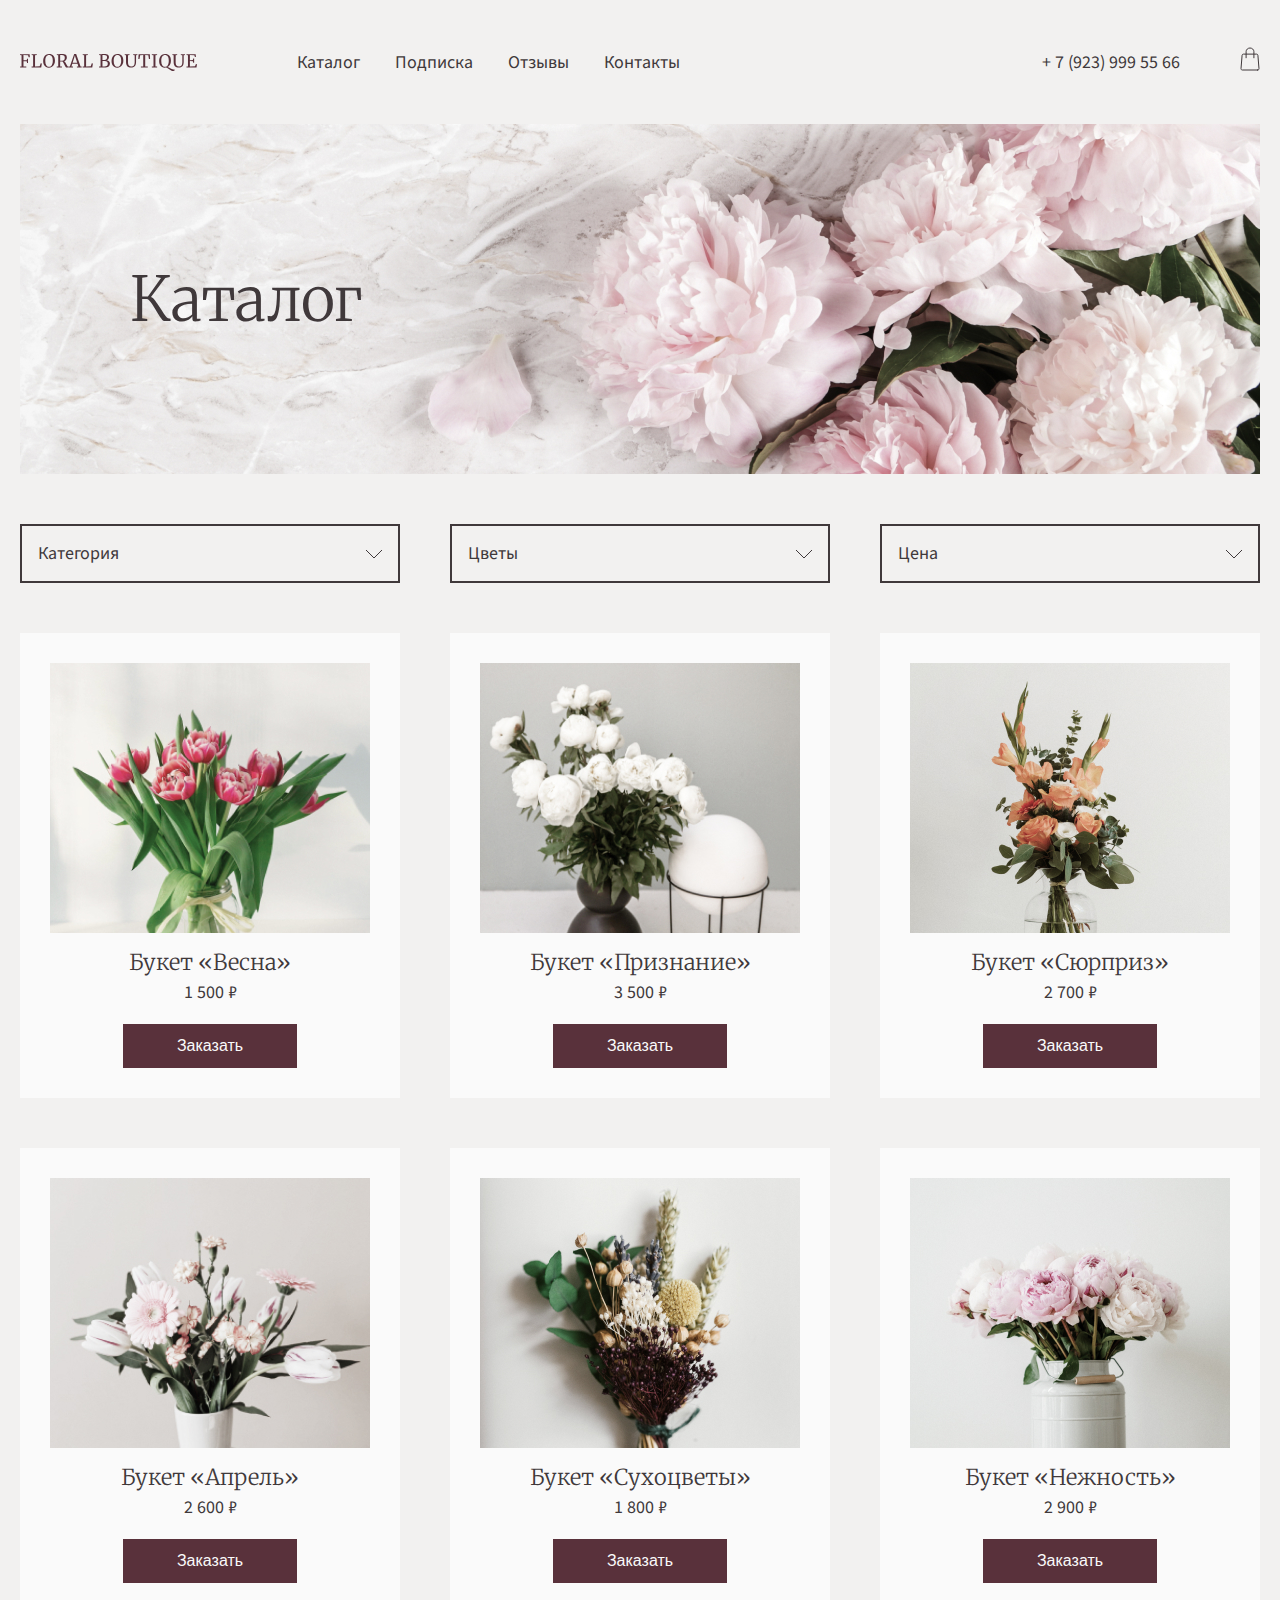
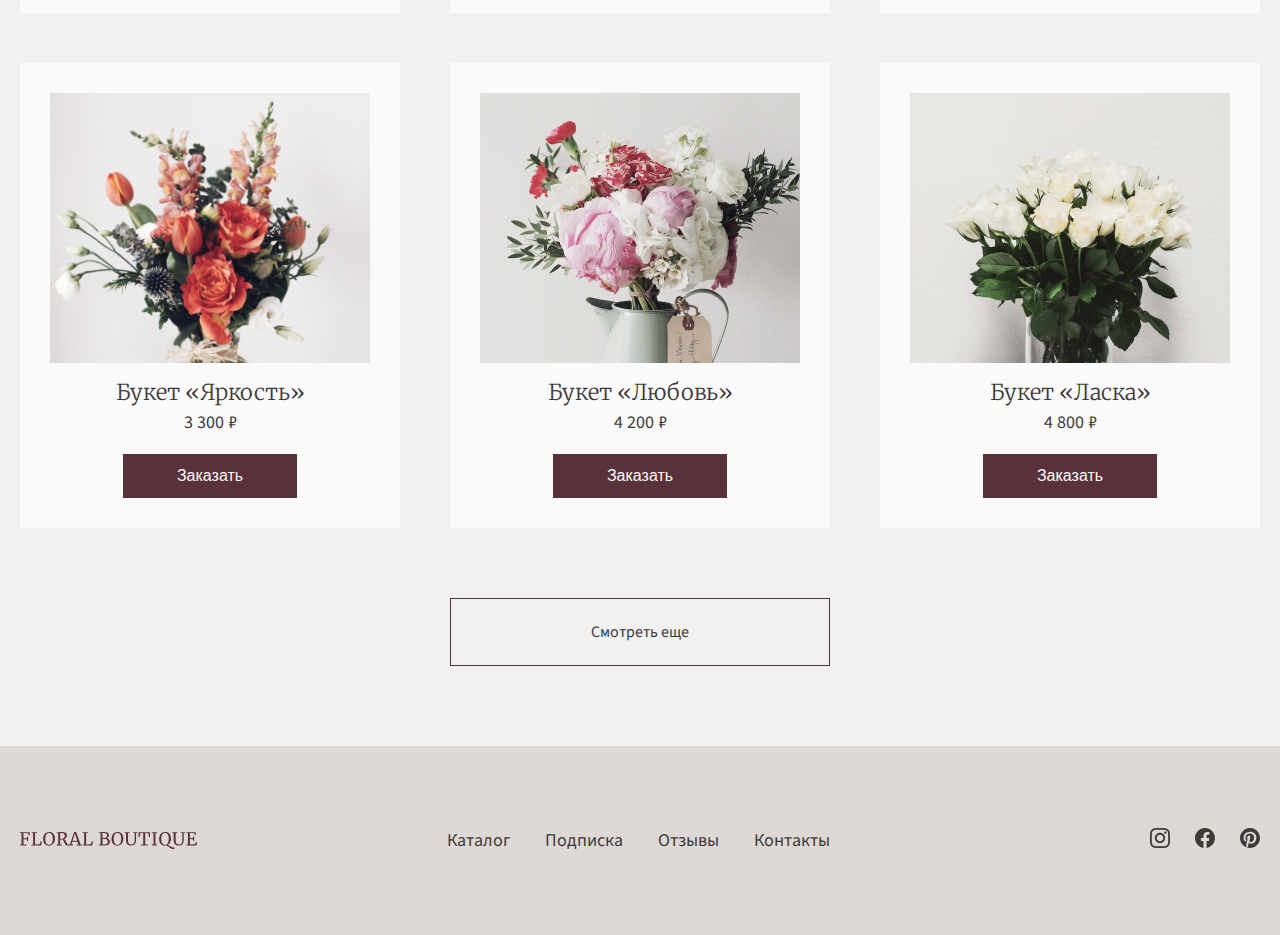
<file: floral-boutique/index.html>
<!DOCTYPE html>
<html class="page" lang="en">

<head>
  <meta charset="UTF-8">
  <meta http-equiv="X-UA-Compatible" content="IE=edge">
  <meta name="viewport" content="width=device-width, initial-scale=1.0">
  <link rel="stylesheet" href="style.css">
  <title>Floral-boutique</title>
</head>

<body class="page-body">
  <header class="page-header">
    <nav class="page-nav container">
      <a class="logo header-logo">
        <img class="logo-img" src="assets/svg/logotype.svg" alt="logotype" width="177" height="17">
      </a>
      <ul class="nav-list">
        <li class="nav-item">
          <a href="#!" class="nav-link">Каталог</a>
        </li>
        <li class="nav-item">
          <a href="#!" class="nav-link">Подписка</a>
        </li>
        <li class="nav-item">
          <a href="#!" class="nav-link">Отзывы</a>
        </li>
        <li class="nav-item">
          <a href="#!" class="nav-link">Контакты</a>
        </li>
      </ul>
      <a class="phone-link" href="tel:+79239995566">+ 7 (923) 999 55 66</a>
      <a class="cart" href="#!">
        <svg width="20" height="24" viewBox="0 0 20 24" fill="none" xmlns="http://www.w3.org/2000/svg">
          <path
            d="M6.10011 10.7778V4.66667C6.10011 3.69421 6.51099 2.76158 7.24237 2.07394C7.97375 1.38631 8.96571 1 10 1C11.0344 1 12.0263 1.38631 12.7577 2.07394C13.4891 2.76158 13.9 3.69421 13.9 4.66667V10.7778M17.6959 23H2.30414C2.12431 23.0005 1.94632 22.966 1.78141 22.8985C1.61651 22.8311 1.46828 22.7322 1.3461 22.6082C1.22393 22.4841 1.13045 22.3376 1.0716 22.1778C1.01274 22.018 0.98978 21.8485 1.00417 21.68L2.10915 8.23555C2.13534 7.92864 2.28379 7.64232 2.5248 7.43385C2.76581 7.22538 3.08163 7.11012 3.40912 7.11111H16.5909C16.9184 7.11012 17.2342 7.22538 17.4752 7.43385C17.7162 7.64232 17.8647 7.92864 17.8909 8.23555L18.9958 21.68C19.0102 21.8485 18.9873 22.018 18.9284 22.1778C18.8695 22.3376 18.7761 22.4841 18.6539 22.6082C18.5317 22.7322 18.3835 22.8311 18.2186 22.8985C18.0537 22.966 17.8757 23.0005 17.6959 23Z"
            stroke-linecap="round" stroke-linejoin="round" />
        </svg>
      </a>
    </nav>
  </header>

  <main class="main-content">
    <section class="heading">
      <div class="container heading-container">
        <h2 class="section-title heading-title">Каталог</h2>
      </div>
    </section>
    <section class="filter">
      <div class="container filter-container">
        <h2 class="section-title visually-hidden">Фильтры</h2>
        <form class="filter-form">
          <select class="filter-select" name="category" id="category">
            <option value="">Категория</option>
          </select>
          <select class="filter-select" name="flowers" id="flowers">
            <option value="">Цветы</option>
          </select>
          <select class="filter-select" name="price" id="price">
            <option value="">Цена</option>
          </select>
        </form>
      </div>
    </section>
    <section class="catalog">
      <div class="container catalog-container">
        <h2 class="section-title visually-hidden">Каталог</h2>
        <div class="cards">
          <div class="card">
            <h3 class="card-title">Букет «Весна»</h3>
            <img class="card-img" src="assets/img/photo1.jpg" alt="Букет Весна">
            <p class="card-price">1 500 ₽</p>
            <button class="card-btn">Заказать</button>
          </div>
          <div class="card">
            <h3 class="card-title">Букет «Признание»</h3>
            <img class="card-img" src="assets/img/photo2.jpg" alt="Букет «Признание»">
            <p class="card-price">3 500 ₽</p>
            <button class="card-btn">Заказать</button>
          </div>
          <div class="card">
            <h3 class="card-title">Букет «Сюрприз»</h3>
            <img class="card-img" src="assets/img/photo3.jpg" alt="Букет «Сюрприз»">
            <p class="card-price">2 700 ₽</p>
            <button class="card-btn">Заказать</button>
          </div>
          <div class="card">
            <h3 class="card-title">Букет «Апрель»</h3>
            <img class="card-img" src="assets/img/photo4.jpg" alt="Букет «Апрель»">
            <p class="card-price">2 600 ₽</p>
            <button class="card-btn">Заказать</button>
          </div>
          <div class="card">
            <h3 class="card-title">Букет «Сухоцветы»</h3>
            <img class="card-img" src="assets/img/photo5.jpg" alt="Букет «Сухоцветы»">
            <p class="card-price">1 800 ₽</p>
            <button class="card-btn">Заказать</button>
          </div>
          <div class="card">
            <h3 class="card-title">Букет «Нежность»</h3>
            <img class="card-img" src="assets/img/photo6.jpg" alt="Букет «Нежность»">
            <p class="card-price">2 900 ₽</p>
            <button class="card-btn">Заказать</button>
          </div>
          <div class="card">
            <h3 class="card-title">Букет «Яркость»</h3>
            <img class="card-img" src="assets/img/photo7.jpg" alt="Букет «Яркость»">
            <p class="card-price">3 300 ₽</p>
            <button class="card-btn">Заказать</button>
          </div>
          <div class="card">
            <h3 class="card-title">Букет «Любовь»</h3>
            <img class="card-img" src="assets/img/photo8.jpg" alt="Букет «Любовь»">
            <p class="card-price">4 200 ₽</p>
            <button class="card-btn">Заказать</button>
          </div>
          <div class="card">
            <h3 class="card-title">Букет «Ласка»</h3>
            <img class="card-img" src="assets/img/photo9.jpg" alt="Букет «Ласка»">
            <p class="card-price">4 800 ₽</p>
            <button class="card-btn">Заказать</button>
          </div>
        </div>
        <a class="see-more-link" href="#!">Смотреть еще</a>
      </div>
    </section>
  </main>

  <footer class="page-footer">
    <nav class="footer-nav container">
      <a class="logo footer-logo" href="#">
        <img class="logo-img" src="assets/svg/logotype.svg" alt="logotype" width="177" height="17">
      </a>
      <ul class="nav-list">
        <li class="nav-item">
          <a href="#!" class="nav-link">Каталог</a>
        </li>
        <li class="nav-item">
          <a href="#!" class="nav-link">Подписка</a>
        </li>
        <li class="nav-item">
          <a href="#!" class="nav-link">Отзывы</a>
        </li>
        <li class="nav-item">
          <a href="#!" class="nav-link">Контакты</a>
        </li>
      </ul>
      <ul class="socials-list">
        <li class="socials-item">
          <a href="#!" class="socials-link">
            <img class="socials-icon" src="assets/svg/instagram.svg" alt="instagram-icon" width="20" height="20">
          </a>
        </li>
        <li class="socials-item">
          <a href="#!" class="socials-link">
            <img class="socials-icon" src="assets/svg/facebook.svg" alt="facebook-icon" width="20" height="20">
          </a>
        </li>
        <li class="socials-item">
          <a href="#!" class="socials-link">
            <img class="socials-icon" src="assets/svg/pinterest.svg" alt="pinterest-icon" width="20" height="20">
          </a>
        </li>
      </ul>
    </nav>
  </footer>

</body>

</html>
</file>
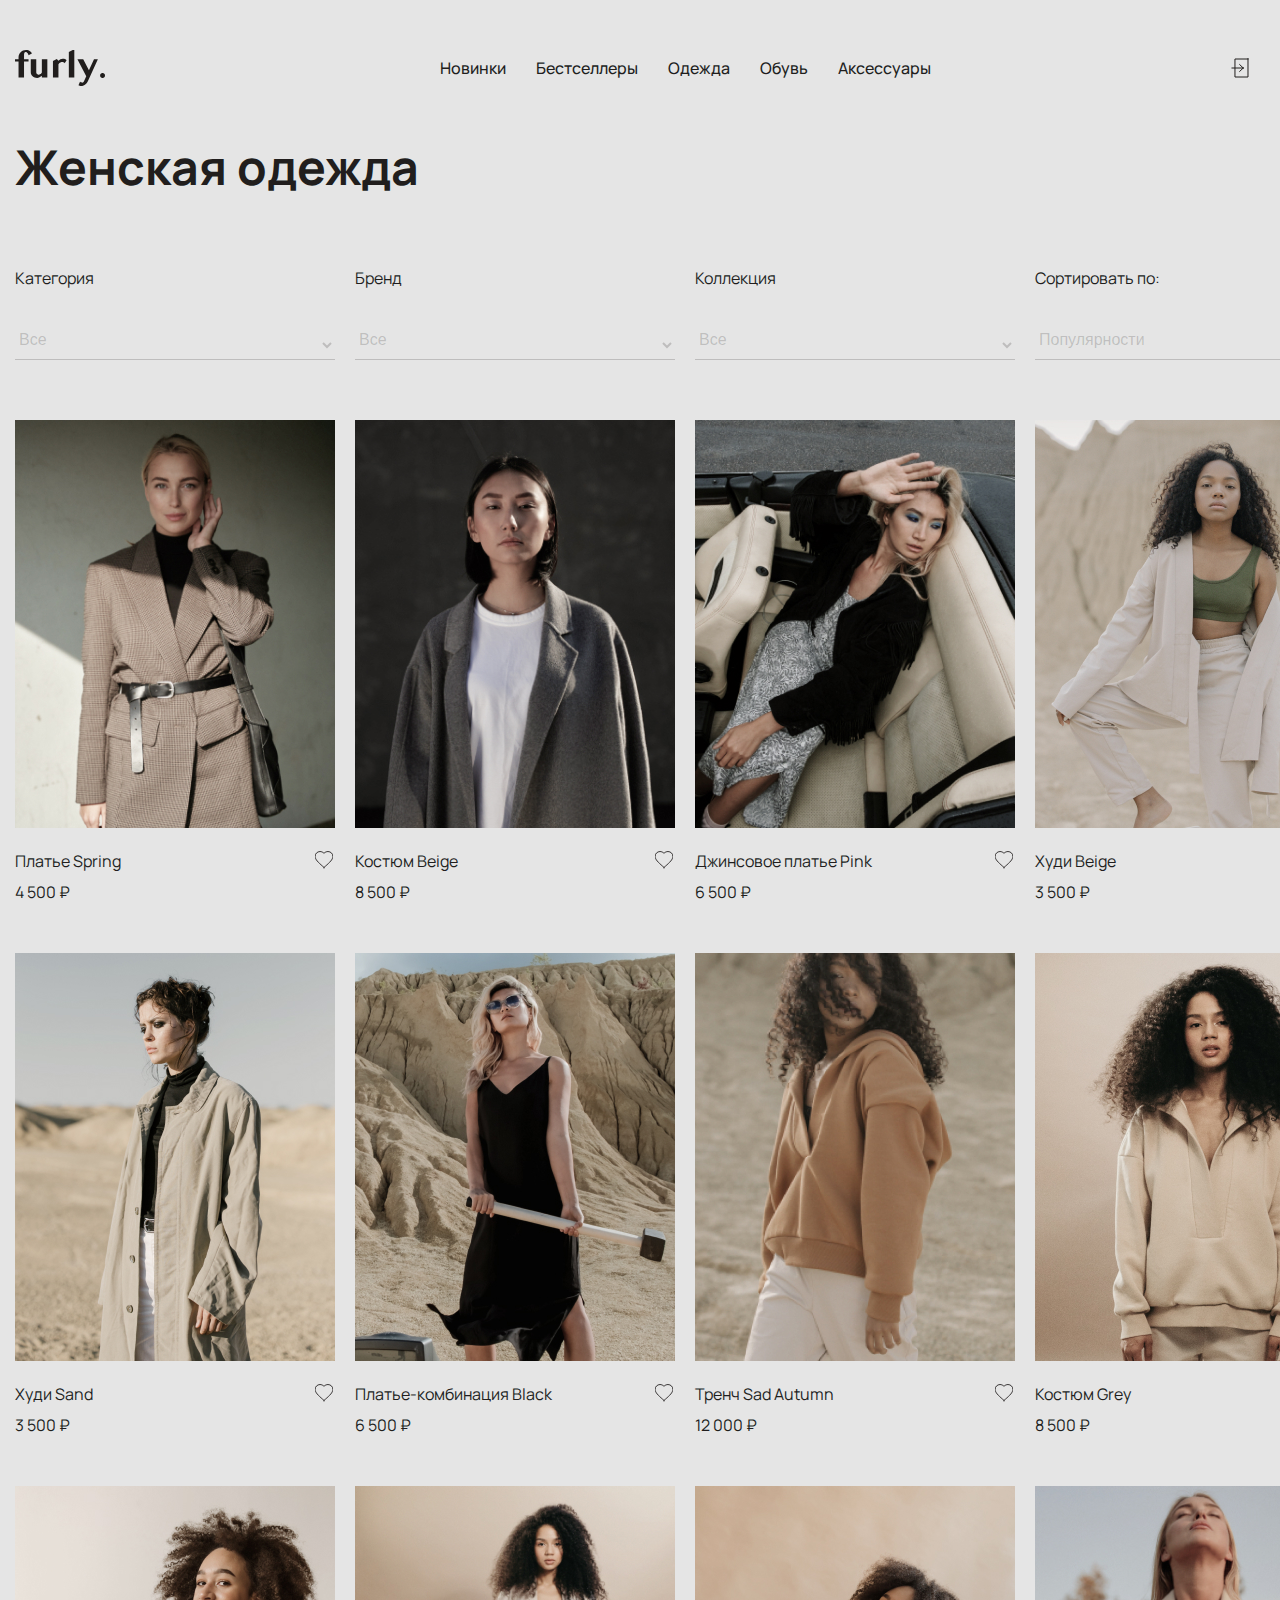
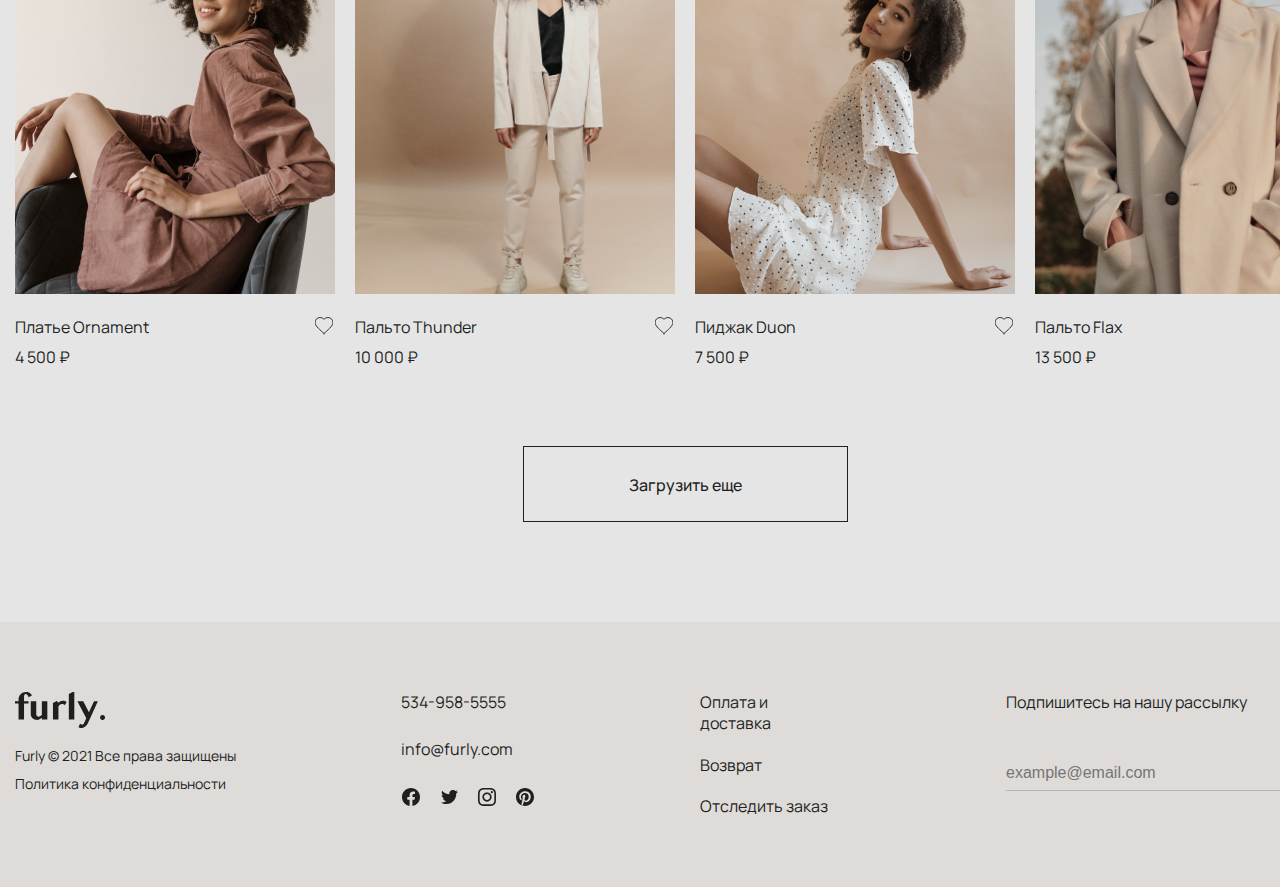
<file: furly/index.html>
<!DOCTYPE html>
<html class="page" lang="ru">

<head>
  <meta charset="UTF-8">
  <meta http-equiv="X-UA-Compatible" content="IE=edge">
  <meta name="viewport" content="width=device-width, initial-scale=1.0">
  <title>Сайт бренда женской одежды «Furly»</title>
  <link href="https://fonts.googleapis.com/css2?family=Manrope:wght@400;500;700&display=swap" rel="stylesheet">
  <link rel="stylesheet" href="style.css">
</head>

<body class="page-body">
  <!-- Page header -->
  <header class="header">
    <nav class="header-nav container">
      <a class="header-logo">
        <img class="logo-pic" src="assets/svg/logotype.svg" width="90" height="36"
          alt="Логотип бренда женской одежды «Furly»">
      </a>
      <ul class="site-menu">
        <li class="site-menu-item">
          <a class="site-menu-link" href="#">Новинки</a>
        </li>
        <li class="site-menu-item">
          <a class="site-menu-link" href="#">Бестселлеры</a>
        </li>
        <li class="site-menu-item">
          <a class="site-menu-link" href="#">Одежда</a>
        </li>
        <li class="site-menu-item">
          <a class="site-menu-link" href="#">Обувь</a>
        </li>
        <li class="site-menu-item">
          <a class="site-menu-link" href="#">Аксессуары</a>
        </li>
      </ul>
      <ul class="user-menu">
        <li class="user-menu-item">
          <a class="user-menu-link link-entrance" href="#">
            <span class="visually-hidden">Авторизоваться</span>
          </a>
        </li>
        <li class="user-menu-item">
          <a class="user-menu-link link-favorites" href="#">
            <span class="visually-hidden">Избранное</span>
          </a>
        </li>
        <li class="user-menu-item">
          <a class="user-menu-link link-cart" href="#">
            <span class="visually-hidden">Войти в корзину</span>
          </a>
        </li>
      </ul>
    </nav>
  </header>
  <!-- Page main content -->
  <main class="main container">
    <h1 class="main-title">Женская одежда</h1>
    <!-- Filters -->
    <section class="main-filters filters">
      <h2 class="visually-hidden">Фильтры</h2>
      <form class="filters-form" action="#" method="get">
        <div class="filters-form-labels">
          <label class="filter-label" for="category">Категория</label>
          <label class="filter-label" for="brand">Бренд</label>
          <label class="filter-label" for="collection">Коллекция</label>
          <label class="filter-label" for="sort">Сортировать по:</label>
        </div>
        <div class="filters-form-selects">
          <select class="filter" id="category" name="category">
            <option value="category">Все</option>
          </select>
          <select class="filter" id="brand" name="brand">
            <option value="brand">Все</option>
          </select>
          <select class="filter" id="collection" name="collection">
            <option value="collection">Все</option>
          </select>
          <select class="filter" id="sort" name="sort">
            <option value="popularity">Популярности</option>
          </select>
        </div>
      </form>
    </section>
    <!-- Catalog -->
    <section class="main-catalog">
      <h2 class="visually-hidden">Каталог женской одежды «Furly»</h2>
      <!-- 1 -->
      <article class="article">
        <h3 class="article-title">Платье Spring</h3>
        <img class="article-img" src="assets/img/photo-1.jpg" width="320" height="408" alt="Платье Spring">
        <p class="article-price">4 500 ₽</p>
        <button class="article-button" type="button">
          <span class="visually-hidden">Добавить в избранное</span>
        </button>
      </article>
      <!-- 2 -->
      <article class="article">
        <h3 class="article-title">Костюм Beige</h3>
        <img class="article-img" src="assets/img/photo-2.jpg" width="320" height="408" alt="Костюм Beige">
        <p class="article-price">8 500 ₽</p>
        <button class="article-button" type="button">
          <span class="visually-hidden">Добавить в избранное</span>
        </button>
      </article>
      <!-- 3 -->
      <article class="article">
        <h3 class="article-title">Джинсовое платье Pink</h3>
        <img class="article-img" src="assets/img/photo-3.jpg" width="320" height="408" alt="Джинсовое платье Pink">
        <p class="article-price">6 500 ₽</p>
        <button class="article-button" type="button">
          <span class="visually-hidden">Добавить в избранное</span>
        </button>
      </article>
      <!-- 4 -->
      <article class="article">
        <h3 class="article-title">Худи Beige</h3>
        <img class="article-img" src="assets/img/photo-4.jpg" width="320" height="408" alt="Худи Beige">
        <p class="article-price">3 500 ₽</p>
        <button class="article-button" type="button">
          <span class="visually-hidden">Добавить в избранное</span>
        </button>
      </article>
      <!-- 5 -->
      <article class="article">
        <h3 class="article-title">Худи Sand</h3>
        <img class="article-img" src="assets/img/photo-5.jpg" width="320" height="408" alt="Худи Sand">
        <p class="article-price">3 500 ₽</p>
        <button class="article-button" type="button">
          <span class="visually-hidden">Добавить в избранное</span>
        </button>
      </article>
      <!-- 6 -->
      <article class="article">
        <h3 class="article-title">Платье-комбинация Black</h3>
        <img class="article-img" src="assets/img/photo-6.jpg" width="320" height="408" alt="Платье-комбинация Black">
        <p class="article-price">6 500 ₽</p>
        <button class="article-button" type="button">
          <span class="visually-hidden">Добавить в избранное</span>
        </button>
      </article>
      <!-- 7 -->
      <article class="article">
        <h3 class="article-title">Тренч Sad Autumn</h3>
        <img class="article-img" src="assets/img/photo-7.jpg" width="320" height="408" alt="Тренч Sad Autumn">
        <p class="article-price">12 000 ₽</p>
        <button class="article-button" type="button">
          <span class="visually-hidden">Добавить в избранное</span>
        </button>
      </article>
      <!-- 8 -->
      <article class="article">
        <h3 class="article-title">Костюм Grey</h3>
        <img class="article-img" src="assets/img/photo-8.jpg" width="320" height="408" alt="Костюм Grey">
        <p class="article-price">8 500 ₽</p>
        <button class="article-button" type="button">
          <span class="visually-hidden">Добавить в избранное</span>
        </button>
      </article>
      <!-- 9 -->
      <article class="article">
        <h3 class="article-title">Платье Ornament</h3>
        <img class="article-img" src="assets/img/photo-9.jpg" width="320" height="408" alt="Платье Ornament">
        <p class="article-price">4 500 ₽</p>
        <button class="article-button" type="button">
          <span class="visually-hidden">Добавить в избранное</span>
        </button>
      </article>
      <!-- 10 -->
      <article class="article">
        <h3 class="article-title">Пальто Thunder</h3>
        <img class="article-img" src="assets/img/photo-10.jpg" width="320" height="408" alt="Пальто Thunder">
        <p class="article-price">10 000 ₽</p>
        <button class="article-button" type="button">
          <span class="visually-hidden">Добавить в избранное</span>
        </button>
      </article>
      <!-- 11 -->
      <article class="article">
        <h3 class="article-title">Пиджак Duon</h3>
        <img class="article-img" src="assets/img/photo-11.jpg" width="320" height="408" alt="Пиджак Duon">
        <p class="article-price">7 500 ₽</p>
        <button class="article-button" type="button">
          <span class="visually-hidden">Добавить в избранное</span>
        </button>
      </article>
      <!-- 12 -->
      <article class="article">
        <h3 class="article-title">Пальто Flax</h3>
        <img class="article-img" src="assets/img/photo-12.jpg" width="320" height="408" alt="Пальто Flax">
        <p class="article-price">13 500 ₽</p>
        <button class="article-button" type="button">
          <span class="visually-hidden">Добавить в избранное</span>
        </button>
      </article>
      <button class="main-button-more button-more" type="button">Загрузить еще</button>
    </section>
  </main>
  <!-- Page footer -->
  <footer class="footer">
    <div class="footer-content container">
      <!-- Footer copyrights -->
      <section class="footer-copyright">
        <h2 class="visually-hidden">Логотип и копирайт</h2>
        <a class="footer-logo" href="#">
          <img class="footer-logo-img" src="assets/svg/logotype.svg" alt="Логотип бренда женской одежды «Furly»">
        </a>
        <p class="footer-rights">Furly © 2021 Все права защищены</p>
        <p class="confidence">
          <a href="#" class="confidence-link">Политика конфиденциальности</a>
        </p>
      </section>
      <!-- Footer contacts -->
      <section class="footer-contacts">
        <h2 class="visually-hidden">Контакты</h2>
        <a class="contacts-phone" href="tel:+5349585555">534-958-5555</a>
        <a class="contacts-mail" href="mailto:info@furly.com">info@furly.com</a>
        <ul class="footer-social-links social-links">
          <li class="social-links-item social-links-item-facebook">
            <a class="socials-link" href="#">
              <img src="assets/svg/facebook.svg" width="20" height="20" alt="Перейти в Facebook сайта Furly">
            </a>
          </li>
          <li class="social-links-item social-links-item-twitter">
            <a class="socials-link" href="#">
              <img src="assets/svg/twitter.svg" width="20" height="20" alt="Перейти в Twitter сайта Furly">
            </a>
          </li>
          <li class="social-links-item social-links-item-instagram">
            <a class="socials-link" href="#">
              <img src="assets/svg/instagram.svg" width="20" height="20" alt="Перейти в Instagram сайта Furly">
            </a>
          </li>
          <li class="social-links-item social-links-item-pinterest">
            <a class="socials-link" href="#">
              <img src="assets/svg/pinterest.svg" width="20" height="20" alt="Перейти в Pinterest сайта Furly">
            </a>
          </li>
        </ul>
      </section>
      <!-- Footer services -->
      <section class="footer-services services">
        <h2 class="visually-hidden">Сервисы</h2>
        <ul class="footer-services-menu services-menu">
          <li class="services-menu-item">
            <a class="services-menu-link" href="#">Оплата и доставка</a>
          </li>
          <li class="services-menu-item">
            <a class="services-menu-link" href="#">Возврат</a>
          </li>
          <li class="services-menu-item">
            <a class="services-menu-link" href="#">Отследить заказ</a>
          </li>
        </ul>
      </section>
      <!-- Footer subscribe form -->
      <section class="footer-subscribe">
        <h2 class="visually-hidden">Подписка на рассылку</h2>
        <form class="footer-subscribe-form subscribe-form" action="#" method="get">
          <label for="subscribe">Подпишитесь на нашу рассылку</label>
          <input class="subscribe-form-input" type="email" name="subscribe" id="subscribe"
            placeholder="example@email.com">
          <button class="subscribe-form-button subscribe-button" type="submit">
            <span class="visually-hidden">Подписаться на рассылку</span>
          </button>
        </form>
      </section>
    </div>
  </footer>

</body>

</html>
</file>
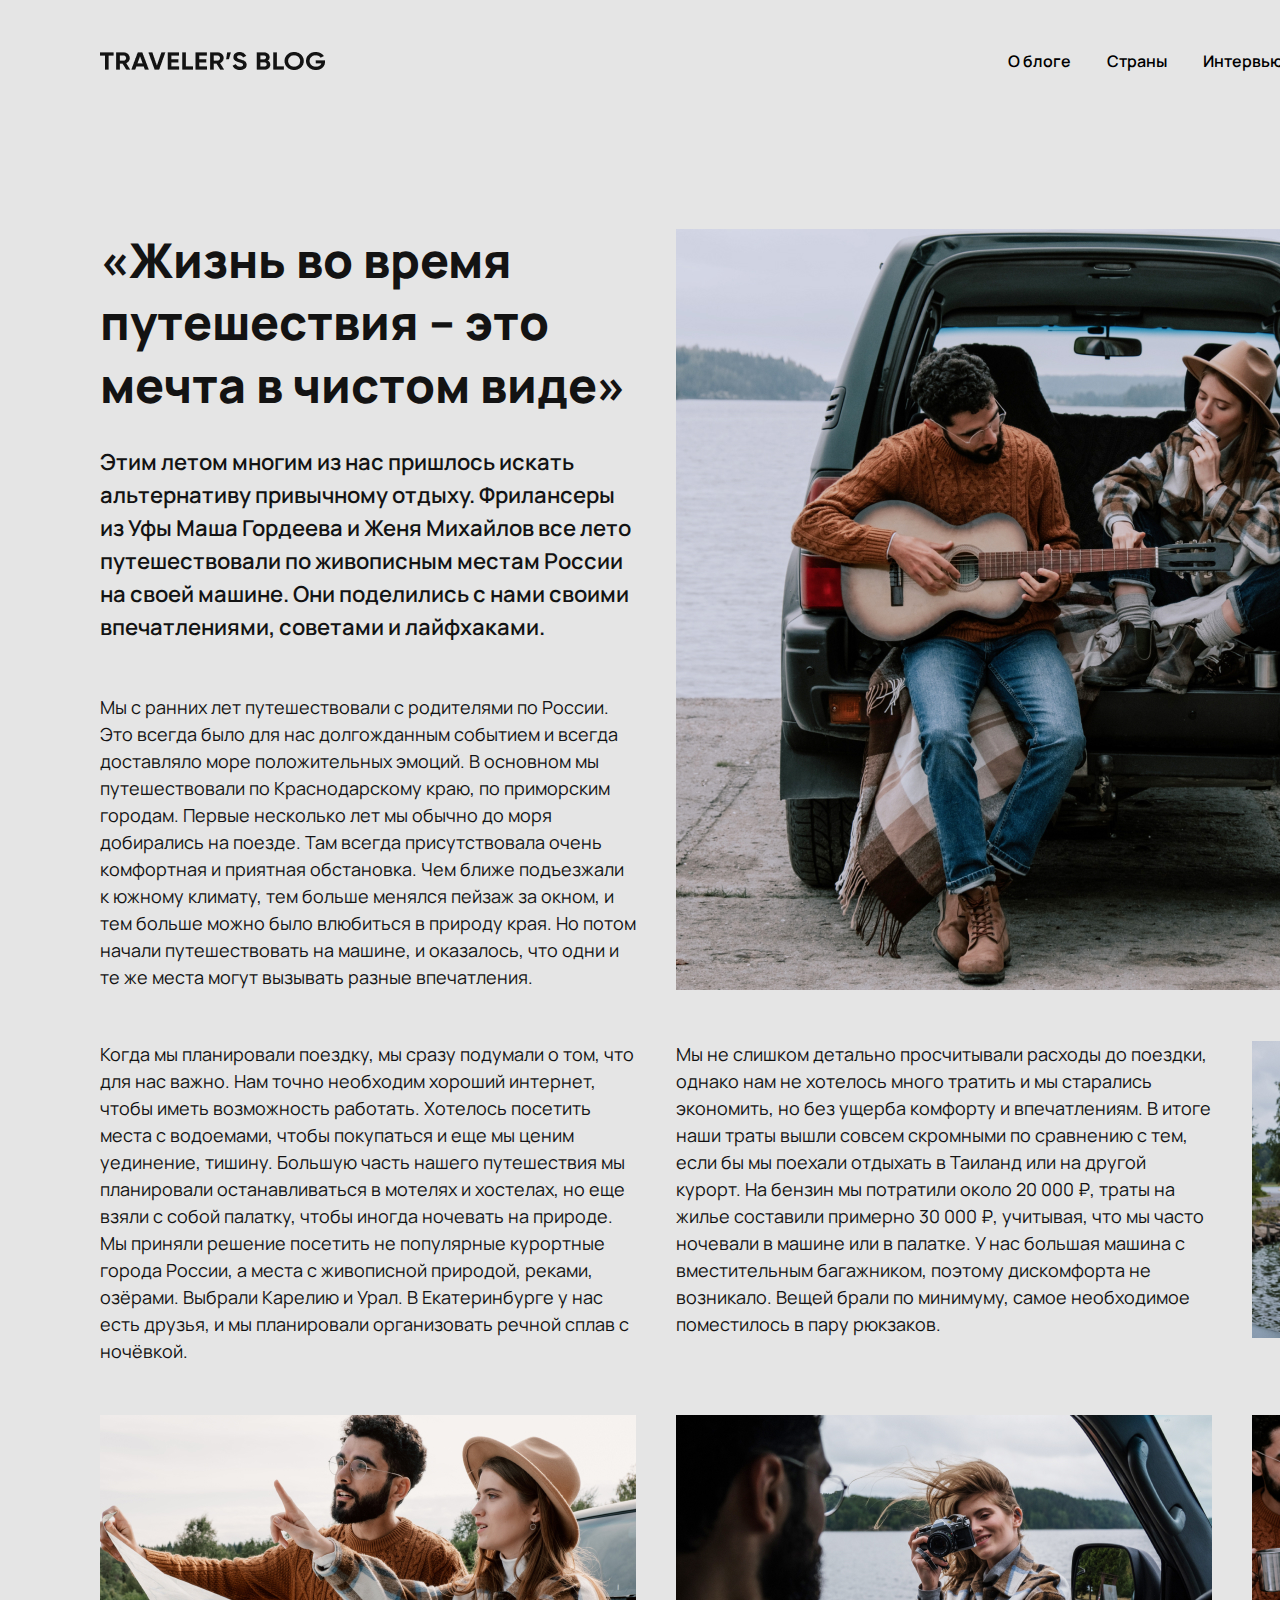
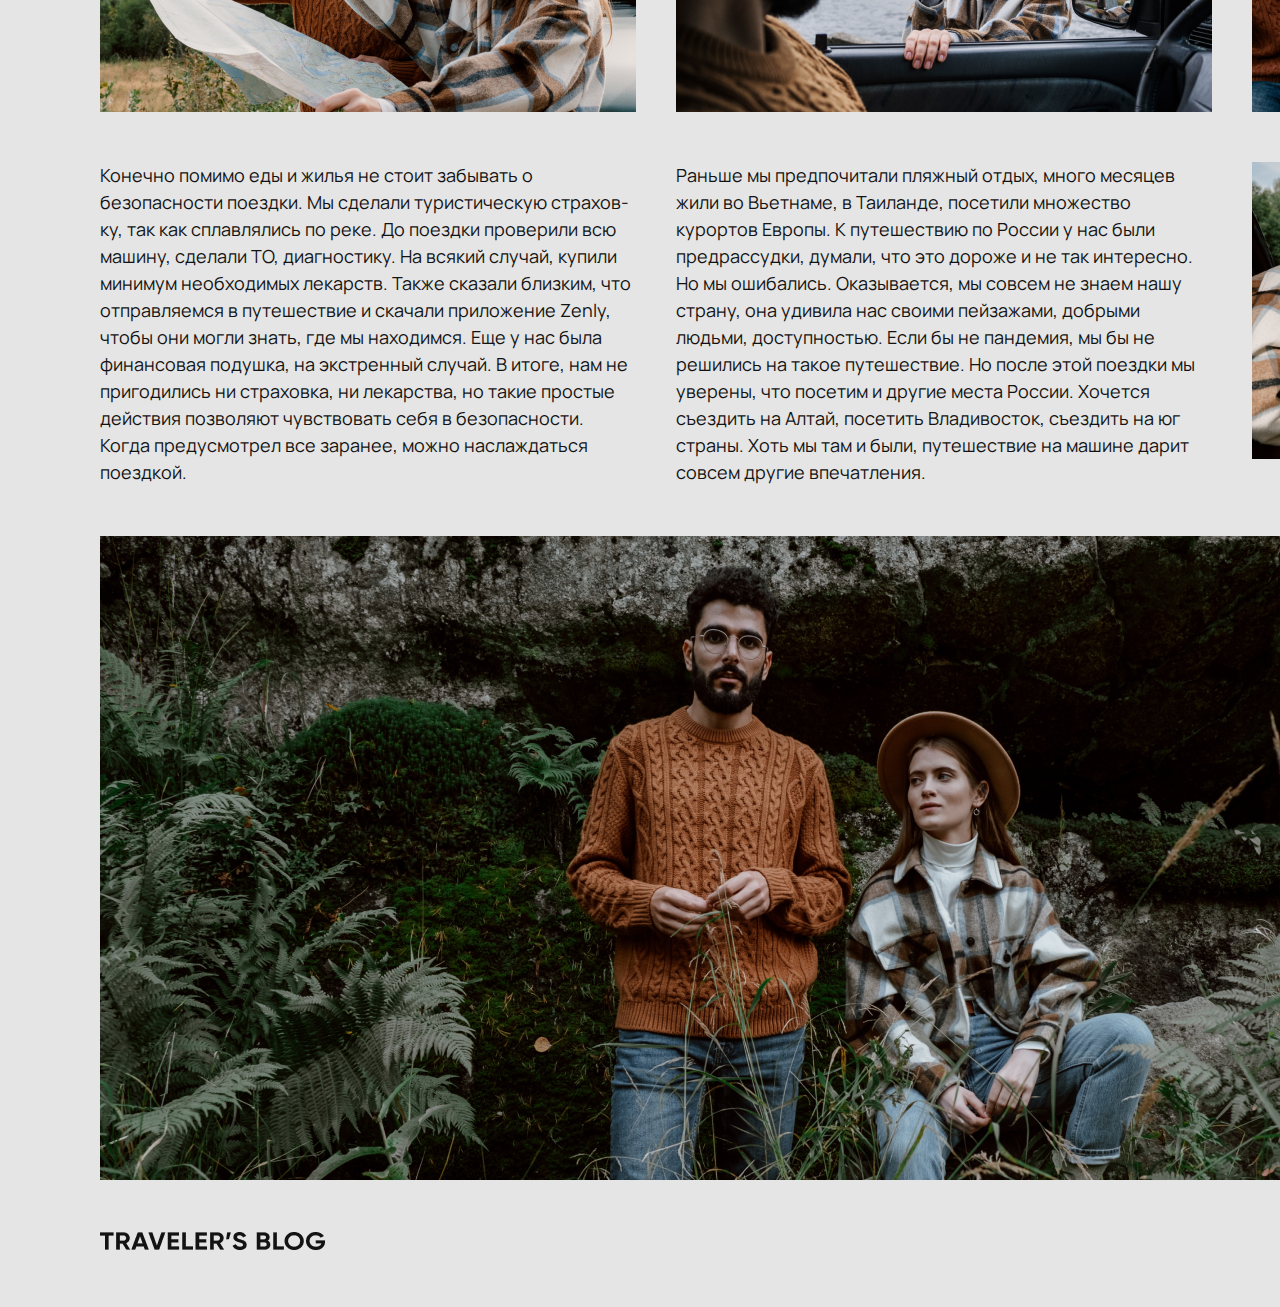
<file: travelers-blog/index.html>
<!DOCTYPE html>
<html lang="ru">

<head>
  <meta charset="UTF-8" />
  <meta http-equiv="X-UA-Compatible" content="IE=edge">
  <meta name="viewport" content="width=device-width, initial-scale=1.0">
  <title>Traveler's Blog</title>
  <link rel="stylesheet" href="style.css">
</head>

<body>
  <header class="header">
    <nav class="header-nav container">
      <a class="logo">
        <img src="assets/img/logo.png" alt="Logotype Traveler's Blog" class="logo-img">
      </a>
      <ul class="nav-list">
        <li class="nav-item"><a href="#" class="nav-link">О блоге</a></li>
        <li class="nav-item"><a href="#" class="nav-link">Страны</a></li>
        <li class="nav-item"><a href="#" class="nav-link">Интервью</a></li>
        <li class="nav-item"><a href="#" class="nav-link">Лайфхаки</a></li>
        <li class="nav-item"><a href="#" class="nav-link">Новости</a></li>
      </ul>
    </nav>
  </header>
  <main class="content container">
    <article class="article">
      <header class="article-header">
        <h1 class="article-title">«Жизнь во время путешествия – это мечта в чистом виде»</h1>
        <p class="article-subtitle">Этим летом многим из нас пришлось искать альтернативу привычному отдыху. Фрилансеры
          из Уфы Маша Гордеева и Женя Михайлов все лето путешествовали по живописным местам России на своей машине. Они
          поделились с нами своими впечатлениями, советами и лайфхаками.</p>
      </header>
      <img src="assets/img/1.jpg" alt="Маша и Женя играют на музыкальных инструментах, сидя в багажнике машины"
        class="article-img article-img-big">
      <p class="article-text">Мы с ранних лет путешествовали с родителями по России. Это всегда было для нас
        долгожданным событием и всегда доставляло море положительных эмоций. В основном мы путешествовали по
        Краснодарскому краю, по приморским городам. Первые несколько лет мы обычно до моря добирались на поезде. Там
        всегда присутствовала очень комфортная и приятная обстановка. Чем ближе подъезжали
        к южному климату, тем больше менялся пейзаж за окном,
        и тем больше можно было влюбиться в природу края. Но потом начали путешествовать на машине, и оказалось, что
        одни и те же места могут вызывать разные впечатления.</p>
      <p class="article-text">Когда мы планировали поездку, мы сразу подумали о том,
        что для нас важно. Нам точно необходим хороший интернет, чтобы иметь возможность работать. Хотелось посетить
        места с водоемами, чтобы покупаться и еще мы ценим уединение, тишину. Большую часть нашего путешествия мы
        планировали останавливаться в мотелях и хостелах, но еще взяли с собой палатку, чтобы иногда ночевать на
        природе. Мы приняли решение посетить не популярные курортные города России, а места с живописной природой,
        реками, озёрами. Выбрали Карелию и Урал. В Екатеринбурге у нас есть друзья, и мы планировали организовать речной
        сплав с ночёвкой.</p>
      <p class="article-text">Мы не слишком детально просчитывали расходы до поездки, однако нам не хотелось много
        тратить и мы старались экономить, но без ущерба комфорту и впечатлениям. В итоге наши траты вышли совсем
        скромными по сравнению с тем, если бы мы поехали отдыхать в Таиланд или на другой курорт. На бензин мы потратили
        около 20 000 ₽, траты на жилье составили примерно 30 000 ₽, учитывая, что мы часто ночевали в машине или в
        палатке. У нас большая машина
        с вместительным багажником, поэтому дискомфорта не возникало. Вещей брали по минимуму, самое необходимое
        поместилось в пару рюкзаков.</p>
      <img src="assets/img/2.jpg" alt="Женя обнимает Машу, снимающую на фотоаппарат пейзаж на берегу реки"
        class="article-img article-img-small">
      <img src="assets/img/3.jpg" alt="Маша и Женя указывают направление движения, держа карту в руках"
        class="article-img article-img-horizontal">
      <img src="assets/img/4.jpg" alt="Маша фотографирует через окно машины Женю, сидящего за рулем"
        class="article-img article-img-horizontal">
      <img src="assets/img/5.jpg" alt="Женя и Маша пьют из железных кружек, сидя в багажнике автомобиля"
        class="article-img article-img-small">
      <p class="article-text">Конечно помимо еды и жилья не стоит забывать о безопасности поездки. Мы сделали
        туристическую страхов&shy;ку, так как сплавлялись по реке. До поездки проверили всю машину, сделали ТО,
        диагностику. На всякий случай, купили минимум необходимых лекарств. Также сказали близким, что отправляемся в
        путешествие и скачали приложение Zenly, чтобы они могли знать, где мы находимся. Еще у нас была финансовая
        подушка, на экстренный случай. В итоге, нам не пригодились ни страховка, ни лекарства, но такие простые действия
        позволяют чувствовать себя в безопасности. Когда предусмотрел все заранее, можно наслаждаться поездкой.</p>
      <p class="article-text">Раньше мы предпочитали пляжный отдых, много месяцев жили во Вьетнаме, в Таиланде, посетили
        множество курортов Европы. К путешествию по России у нас были предрассудки, думали, что это дороже и не так
        интересно. Но мы ошибались. Оказывается, мы совсем не знаем нашу страну, она удивила нас своими пейзажами,
        добрыми людьми, доступностью. Если бы не пандемия, мы бы не решились на такое путешествие. Но после этой поездки
        мы уверены, что посетим и другие места России. Хочется съездить на Алтай, посетить Владивосток, съездить на юг
        страны. Хоть мы там и были, путешествие на машине дарит совсем другие впечатления.</p>
      <img src="assets/img/6.jpg" alt="Маша с распущенными волосами позирует для фото"
        class="article-img article-img-small">
      <img src="assets/img/7.jpg" alt="Маша и Женя на фоне каменной скалы"
        class="article-img article-img-big-horizontal">
    </article>
  </main>
  <footer class="footer">
    <div class="footer-wrap container">
      <a href="index.html" class="logo">
        <img src="assets/img/logo.png" alt="Logotype Traveler's Blog" class="logo-img">
      </a>
      <p class="footer-copyright">© 2021 Все права защищены</p>
    </div>
  </footer>
</body>

</html>
</file>
<file: floral-boutique/style.css>
/* Fonts */
@import url('https://fonts.googleapis.com/css2?family=Merriweather:wght@300&family=Source+Sans+Pro&display=swap');

/* Variables */
:root {
  --basic-bg: #f2f1f0;
  --card-bg: #fafafa;
  --footer-bg: #ded9d5;
  --basic-brown: #40393b;
  --special-brown: #59313b;
}

/* General */
* {
  margin: 0;
  padding: 0;
  box-sizing: border-box;
}

.page {
  scroll-behavior: smooth;
}

.page-body {
  font-family: 'Source Sans Pro', sans-serif;
  font-size: 18px;
  line-height: 23px;
  color: var(--basic-brown);
  background-color: var(--basic-bg);
}

.container {
  max-width: 1270px;
  padding: 0 15px;
  margin: 0 auto;
}

.logo-img {
  display: block;
}

[class$='-list'] {
  list-style: none;
}

[class$='-link'] {
  color: var(--basic-brown);
  text-decoration: none;
  transition: all 0.2s linear;
}

[class$='-link']:hover {
  color: var(--special-brown);
  border-bottom: 1px solid var(--special-brown);
}

[class$='-link']:active {
  opacity: 0.6;
}

.visually-hidden {
  position: absolute;
  width: 1px;
  height: 1px;
  margin: -1px;
  padding: 0;
  overflow: hidden;
  border: 0 none;
  clip-path: inset(100%);
}

/* Header */
.page-header {
  padding: 47px 0;
}

.page-nav {
  display: grid;
  grid-template-columns: 177px 1fr max-content min-content;
  align-items: center;
}

.nav-list {
  display: flex;
  align-items: center;
  gap: 35px;
  margin-left: 100px;
}

.phone-link:hover {
  border-bottom: 1px solid var(--special-brown);
}

.cart {
  margin-left: 60px;
}

.cart svg {
  stroke: var(--basic-brown);
}

.cart:hover svg {
  stroke: var(--special-brown);
}

.cart:active svg {
  opacity: 0.6;
}

/* Heading */
.heading-container {
  background-image: url(assets/img/back.jpg);
  background-repeat: no-repeat;
  background-position: center center;
}

.heading-title {
  padding: 136px 0 136px 110px;
  font-family: 'Merriweather', serif;
  font-weight: 300;
  font-size: 62px;
  line-height: 78px;
}

/* Filter */
.filter {
  padding: 50px 0;
}

.filter-form {
  display: grid;
  grid-template-columns: repeat(3, 1fr);
  column-gap: 50px;
}

.filter-select {
  padding: 16px;
  font: inherit;
  color: inherit;
  background: var(--basic-bg);
  border: 2px solid var(--basic-brown);
  outline-color: var(--basic-brown);
  -moz-appearance: none;
  -webkit-appearance: none;
  appearance: none;
  background-image: url(assets/svg/down.svg);
  background-repeat: no-repeat;
  background-position: right 15px center;
  cursor: pointer;
}

.filter-select:focus,
.filter-select:hover {
  color: var(--special-brown);
  border: 2px solid var(--special-brown);
  outline-color: var(--special-brown);
}

.filter-select:active {
  opacity: 0.6;
}

/* Catalog */
.catalog {
  padding-bottom: 80px;
  text-align: center;
}

.cards {
  display: grid;
  grid-template-columns: 1fr 1fr 1fr;
  gap: 50px;
  padding-bottom: 70px;
}

.card {
  display: grid;
  grid-template-rows: 270px auto auto auto;
  justify-items: center;
  padding: 30px;
  background-color: var(--card-bg);
}

.card-title {
  grid-row: 2 / 3;
  padding-top: 15px;
  padding-bottom: 5px;
  font-family: 'Merriweather', serif;
  font-weight: 300;
  font-size: 22px;
  line-height: 28px;
}

.card-img {
  width: 100%;
  background-color: var(--footer-bg);
}

.card-price {
  padding-bottom: 20px;
}

.card-btn {
  padding: 12px 54px;
  font-size: 16px;
  line-height: 20px;
  color: var(--card-bg);
  background-color: var(--special-brown);
  border: none;
  cursor: pointer;
  transition: all 0.2s linear;
}

.card-btn:hover,
.card-btn:focus {
  opacity: 0.8;
}

.card-btn:active {
  opacity: 0.6;
}

.see-more-link {
  display: inline-block;
  padding: 23px 140px;
  font-size: 16px;
  line-height: 20px;
  border: 1px solid var(--basic-brown);
  transition: all 0.2s linear;
}

.see-more-link:hover,
.see-more-link:focus {
  background-color: var(--basic-brown);
  color: var(--card-bg);
}

/* Footer */
.page-footer {
  background-color: var(--footer-bg);
}

.footer-nav {
  display: grid;
  grid-template-columns: 177px 1fr max-content;
  align-items: center;
}

.footer-nav .nav-list {
  margin-left: 250px;
  padding: 83px 0;
}

.socials-list {
  display: flex;
  gap: 25px;
}

.socials-link:hover {
  border: none;
  opacity: 0.8;
}

.socials-link:active {
  opacity: 0.6;
}
</file>
<file: furly/style.css>
/* Variables */
:root {
  --basic-bg: #e5e5e5;
  --footer-bg: #dedbd9;
  --text-color: #211e1d;
  --border-color: rgba(33, 30, 29, 0.2);
}

/* Global */
.page {
  scroll-behavior: smooth;
}

.page * {
  margin: 0;
  padding: 0;
  box-sizing: border-box;
}

.page-body {
  display: grid;
  grid-template-rows: [header] auto [main] 1fr [footer] auto;
  min-width: 1370px;
  min-height: 100vh;
  font-family: Manrope, Helvetica, sans-serif;
  font-weight: 400;
  font-size: 16px;
  line-height: 130%;
  background-color: var(--basic-bg);
  color: var(--text-color);
}

.visually-hidden {
  position: absolute;
  width: 1px;
  height: 1px;
  margin: -1px;
  padding: 0;
  overflow: hidden;
  border: 0 none;
  clip-path: inset(100%);
}

.container {
  width: 1370px;
  margin: 0 auto;
  padding-left: 15px;
  padding-right: 15px;
}

/* Page header */
.header {
  grid-row-start: header;
}

.header-nav {
  display: grid;
  grid-template-columns: [header-logo] 1fr [site-menu] 2fr [user-menu] 1fr;
  align-items: center;
  min-height: 136px;
  padding-top: 50px;
  padding-bottom: 50px;
}

.header-logo {
  grid-column-start: header-logo;
  justify-self: start;
  display: flex;
}

.site-menu {
  grid-column-start: site-menu;
  justify-self: center;
  display: flex;
  flex-wrap: wrap;
  column-gap: 20px;
  row-gap: 30px;
  color: var(--text-color);
  font-weight: 500;
  list-style: none;
}

.site-menu-link {
  color: inherit;
  text-decoration: none;
  padding: 0 5px;
}

.user-menu {
  grid-column-start: user-menu;
  justify-self: end;
  display: flex;
  column-gap: 25px;
  list-style: none;
}

.user-menu-link {
  display: block;
  width: 26px;
  height: 26px;
  background-position: 50% 50%;
  background-size: cover;
  background-repeat: no-repeat;
}

.link-entrance {
  background-image: url(assets/svg/entrance.svg);
}

.link-favorites {
  background-image: url(assets/svg/favourite.svg);
}

.link-cart {
  background-image: url(assets/svg/basket.svg);
}

/* Page main content */
.main {
  grid-row-start: main;
}

.main-title {
  margin-bottom: 70px;
  font-weight: 700;
  font-size: 48px;
  line-height: 130%;
}

/* Filters */
.filters-form {
  display: grid;
  grid-template-rows: 1fr 1fr;
  row-gap: 32px;
  margin-bottom: 60px;
}

.filters-form-labels,
.filters-form-selects {
  display: grid;
  grid-template-columns: repeat(4, 1fr);
  column-gap: 20px;
}

.filter {
  padding: 0;
  padding-bottom: 10px;
  border: none;
  border-bottom: 1px solid var(--border-color);
  background-color: var(--basic-bg);
  color: var(--border-color);
  font-size: 16px;
  line-height: 130%;
}

/* Main catalog */
.main-catalog {
  display: grid;
  grid-template-columns: repeat(4, 1fr);
  column-gap: 20px;
  row-gap: 50px;
  margin-bottom: 100px;
}

.article {
  display: grid;
  grid-template-columns: 1fr 20px;
}

.article-title {
  grid-column: 1 / 2;
  margin-top: 23px;
  margin-bottom: 10px;
  font-weight: 400;
  font-size: 16px;
}

.article-img {
  max-width: 100%;
  height: auto;
  grid-row-start: 1;
  grid-column: 1 / -1;
}

.article-price {
  grid-column: 1 / 2;
}

.article-button {
  width: 18px;
  height: 23px;
  grid-row-start: 2;
  grid-column-start: 2;
  display: block;
  margin-top: 20px;
  margin-right: 3px;
  margin-bottom: 10px;
  background-color: var(--basic-bg);
  background-image: url(assets/svg/favourite.svg);
  background-position: 50% 50%;
  background-size: cover;
  background-repeat: no-repeat;
  border: none;
  cursor: pointer;
}

.main-button-more {
  grid-column: 1 / -1;
  justify-self: center;
}

.button-more {
  margin-top: 28px;
  padding: 28px 105px 25px;
  border: 1px solid var(--text-color);
  background-color: var(--basic-bg);
  color: var(--text-color);
  font-family: inherit;
  font-size: 16px;
  line-height: 130%;
  font-weight: 500;
  cursor: pointer;
}

/* Page footer */
.footer {
  grid-row-start: footer;
  padding: 70px 0;
  background-color: var(--footer-bg);
}

.footer-content {
  display: grid;
  grid-template-columns: 221px 1fr 1fr 350px;
  column-gap: 165px;
}

.footer-copyright {
  font-size: 14px;
  line-height: 130%;
}

.footer-logo {
  display: block;
  margin-bottom: 15px;
}

.footer-rights {
  margin-bottom: 10px;
}

.confidence-link {
  color: inherit;
  font: inherit;
  text-decoration: none;
}

.footer-contacts,
.footer-services,
.footer-services-menu {
  display: grid;
  grid-gap: 21px;
}

.contacts-phone,
.contacts-mail,
.services-menu-link {
  text-decoration: none;
  color: inherit;
  font: inherit;
}

.social-links {
  display: flex;
  column-gap: 18px;
  list-style: none;
}

.footer-services-menu {
  width: 141px;
  list-style: none;
}

.footer-subscribe-form {
  position: relative;
}

.subscribe-form-input {
  padding-top: 50px;
  padding-bottom: 6px;
  border: none;
  background-color: var(--footer-bg);
  font-size: 16px;
  line-height: 130%;
  border-bottom: 1px solid var(--border-color);
  width: 100%;
}

.subscribe-form-button {
  position: absolute;
  bottom: 13px;
  right: 0px;
}

.subscribe-button {
  width: 26px;
  height: 14px;
  border: none;
  background-color: var(--footer-bg);
  background-image: url(assets/svg/rigth.svg);
  background-position: 50% 50%;
  background-size: cover;
  background-repeat: no-repeat;
  cursor: pointer;
}
</file>
<file: travelers-blog/style.css>
@import url('https://fonts.googleapis.com/css2?family=Manrope:wght@400;600;800&display=swap');

* {
  margin: 0;
  padding: 0;
  box-sizing: border-box;
}

body {
  display: grid;
  grid-template-rows: auto 1fr auto;
  min-width: 1600px;
  min-height: 100vh;
  font-family: 'Manrope', sans-serif;
  font-size: 18px;
  line-height: 1.5;
  font-weight: 400;
  color: #131313;
  background-color: #e5e5e5;
}

.container {
  width: 1400px;
  margin: 0 auto;
}

/* Header styles */
.header-nav {
  display: grid;
  grid-template-columns: 225px 1fr;
  column-gap: 50px;
}

.logo {
  padding-top: 50px;
  padding-bottom: 50px;
}

.nav-list {
  display: flex;
  flex-wrap: wrap;
  justify-content: flex-end;
  column-gap: 36px;
  padding-top: 47px;
  padding-bottom: 47px;
  list-style: none;
}

.nav-link {
  font: inherit;
  font-size: 16px;
  line-height: 1.5;
  font-weight: 600;
  color: #000000;
  text-decoration: none;
}

/* Content styles */
.article {
  display: grid;
  grid-template-columns: repeat(5, 1fr);
  gap: 50px 40px;
  padding-top: 102px;
}
.article-title {
  font-size: 48px;
  line-height: 1.3;
  font-weight: 800;
  margin-bottom: 30px;
}

.article-subtitle {
  font-size: 22px;
  line-height: 1.5;
  font-weight: 600;
}

.article-header,
.article-text,
.article-img-horizontal {
  grid-column: span 2;
}

.article-img {
  vertical-align: middle;
  max-width: 100%;
  height: auto;
}

.article-img-big {
  grid-column: 3 / -1;
  grid-row: 1 / 3;
}

.article-img-big-horizontal {
  grid-column: 1 / -1;
}

/* Footer styles */
.footer-wrap {
  display: grid;
  grid-template-columns: 225px 1fr;
  align-items: center;
}

.footer-copyright {
  justify-self: end;
  font-size: 16px;
  line-height: 1.5;
  padding-top: 0px;
  padding-bottom: 5px;
}
</file>
